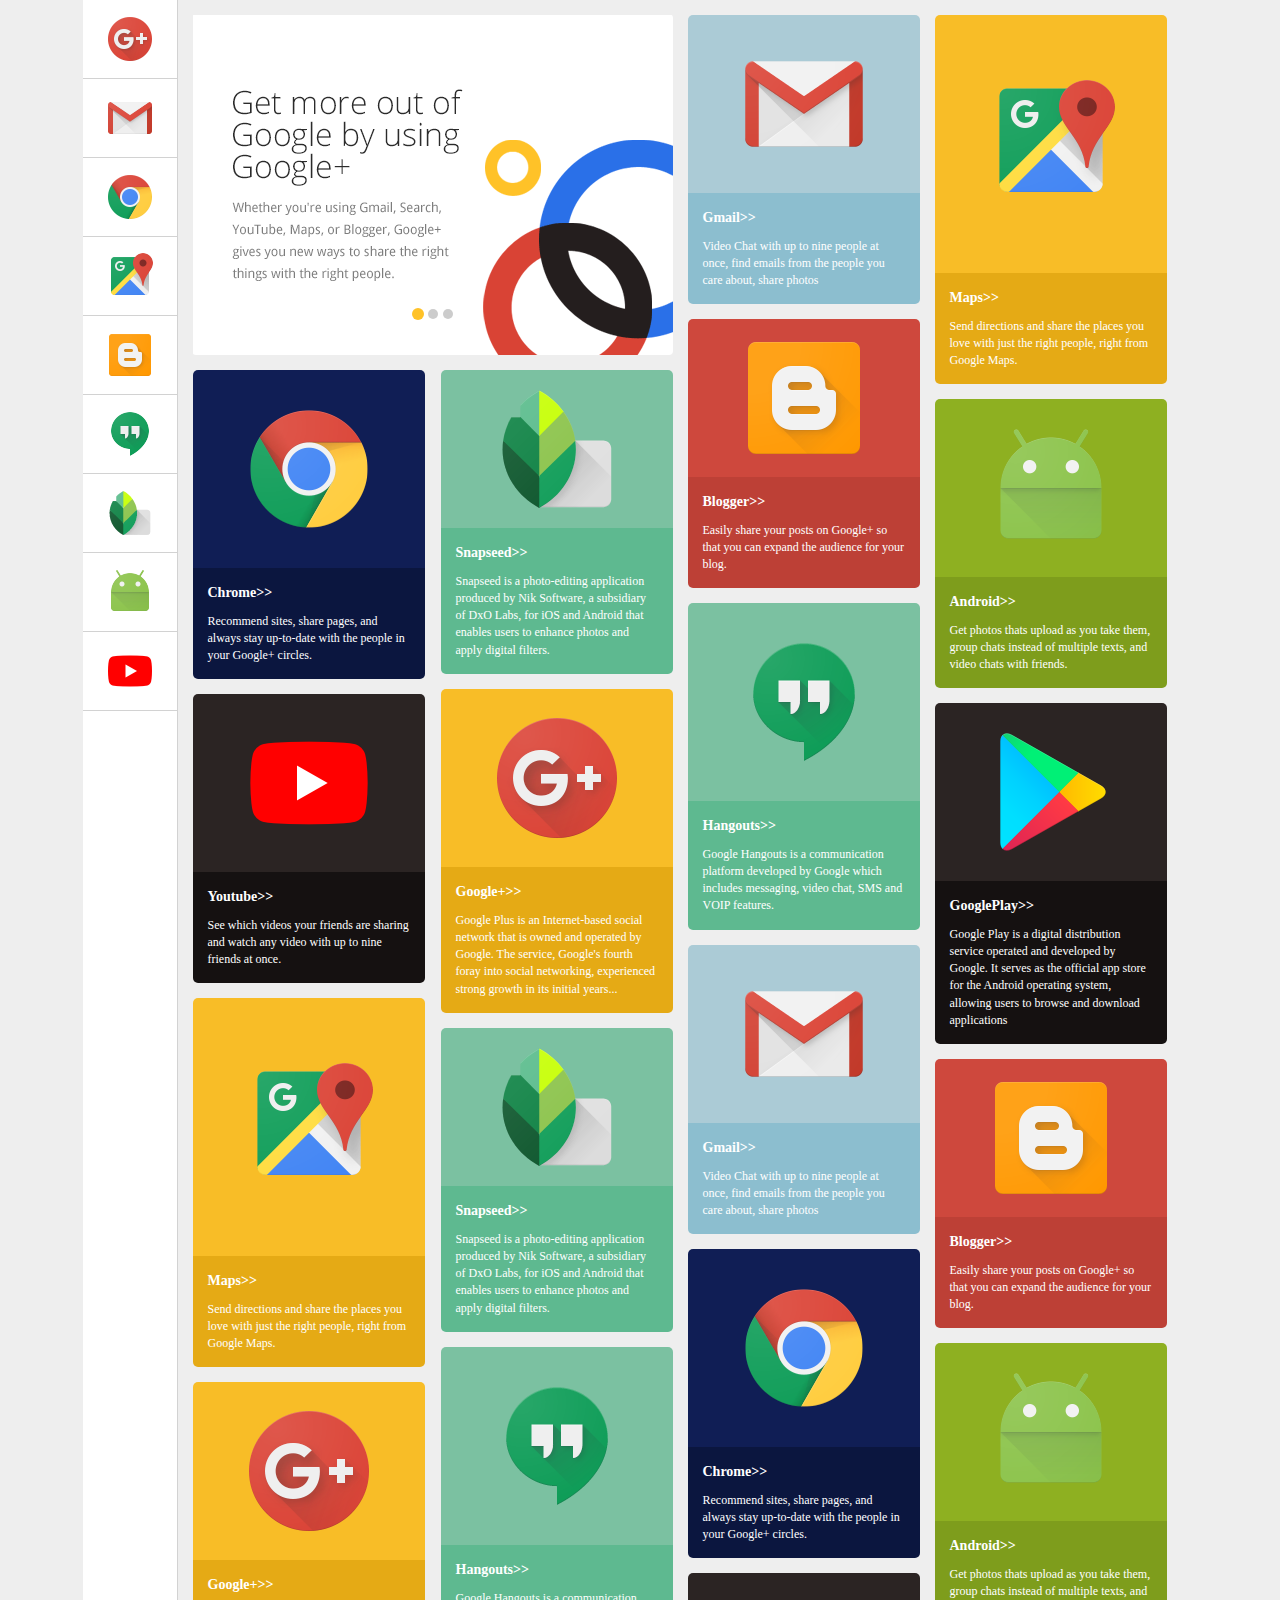
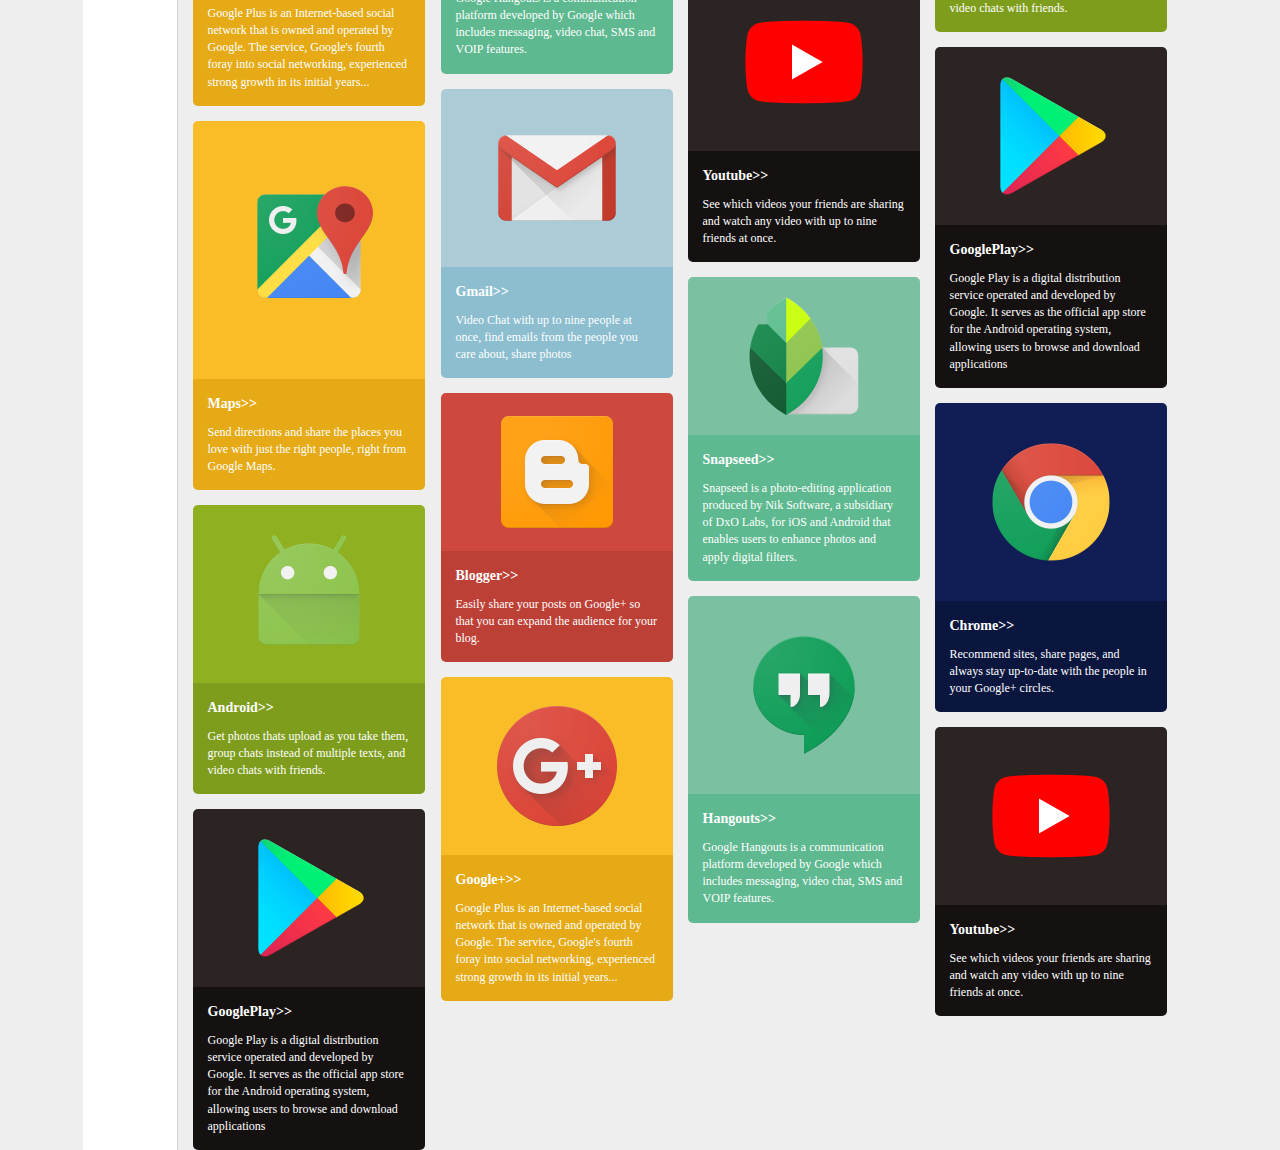
<file: masonry-test/index.html>
<!DOCTYPE html>
<html lang="zh-cn">
<head>
  <meta charset="UTF-8">
  <title>Google-masonry</title>
  <link rel="stylesheet" type="text/css" href="https://cdn.jsdelivr.net/npm/bootstrap@3.3.7/dist/css/bootstrap.min.css">
  <link rel="stylesheet" type="text/css" href="css/main.css">
</head>
<body>
  <div class="main">
    <div id="menu">
      <ul>
        <li><img src="img/google_plus48.png" ></li>
        <li><img src="img/gmail_48.png" ></li>
        <li><img src="img/chrome_48.png" ></li>
        <li><img src="img/Gmaps_48.png" ></li>
        <li><img src="img/blogger_48.png" ></li>
        <li><img src="img/hangouts_48.png" ></li>
        <li><img src="img/snapseed_48.png" ></li>
        <li><img src="img/android_48.png" ></li>
        <li><img src="img/youtube_48.png" ></li>
      </ul>
    </div>
    <div id="masonry">

      <div class="box">
        <div class="">
          <div id="carousel-example-generic" class="carousel slide" data-ride="carousel">
            <!-- Indicators -->
            <ol class="carousel-indicators">
              <li data-target="#carousel-example-generic" data-slide-to="0" class="active"></li>
              <li data-target="#carousel-example-generic" data-slide-to="1"></li>
              <li data-target="#carousel-example-generic" data-slide-to="2"></li>
            </ol>

            <!-- Wrapper for slides -->
            <div class="carousel-inner" role="listbox">
              <div class="item active"><img src="img/banner.gif"></div>
              <div class="item"><img src="img/banner.gif"></div>
              <div class="item"><img src="img/banner.gif"></div>
            </div>
          </div>
        </div>
      </div>

      <div class="box">
        <div class="pic">
          <div class="imgbox-gmail"><img src="img/gmail.png" ></div>
          <div class="gmail_p">
            <p>Gmail>></p>
            Video Chat with up to nine people at once, find emails from the people you care about, share photos
          </div>
        </div>
      </div>
      <div class="box">
        <div class="pic">
          <div class="imgbox-Gmaps"><img src="img/Gmaps.png" ></div>
          <div class="Gmaps_p">
            <p>Maps>></p>
            Send directions and share the places you love with just the right people, right from Google Maps.
          </div>
        </div>
      </div>
      <div class="box">
        <div class="pic">
          <div class="imgbox-snapseed"><img src="img/snapseed.png" ></div>
          <div class="snapseed_p">
            <p>Snapseed>></p>
            Snapseed is a photo-editing application produced by Nik Software, a subsidiary of DxO Labs, for iOS and Android that enables users to enhance photos and apply digital filters.
          </div>
        </div>
      </div>
      <div class="box">
        <div class="pic">
          <div class="imgbox-blogger"><img src="img/blogger.png" ></div>
          <div class="blogger_p">
            <p>Blogger>></p>
            Easily share your posts on Google+ so that you can expand the audience for your blog.
          </div>
        </div>
      </div>
      <div class="box">
        <div class="pic">
          <div class="imgbox-chrome"><img src="img/chrome.png" ></div>
          <div class="chrome_p">
            <p>Chrome>></p>
            Recommend sites, share pages, and always stay up-to-date with the people in your Google+ circles.
          </div>
        </div>
      </div>
      <div class="box">
        <div class="pic">
          <div class="imgbox-android"><img src="img/android.png" ></div>
          <div class="android_p">
            <p>Android>></p>
            Get photos thats upload as you take them, group chats instead of multiple texts, and video chats with friends.
          </div>
        </div>
      </div>
      <div class="box">
        <div class="pic">
          <div class="imgbox-hangouts"><img src="img/hangouts.png" ></div>
          <div class="hangouts_p">
            <p>Hangouts>></p>
            Google Hangouts is a communication platform developed by Google which includes messaging, video chat, SMS and VOIP features.
          </div>
        </div>
      </div>
      <div class="box">
        <div class="pic">
          <div class="imgbox-google_plus"><img src="img/google_plus.png" ></div>
          <div class="google_plus_p">
            <p>Google+>></p>
            Google Plus is an Internet-based social network that is owned and operated by Google. The service, Google's fourth foray into social networking, experienced strong growth in its initial years...
          </div>
        </div>
      </div>
      <div class="box">
        <div class="pic">
          <div class="imgbox-youtube"><img src="img/youtube.png" ></div>
          <div class="youtube_p">
            <p>Youtube>></p>
            See which videos your friends are sharing and watch any video with up to nine friends at once.
          </div>
        </div>
      </div>
      <div class="box">
        <div class="pic">
          <div class="imgbox-play"><img src="img/play.png" ></div>
          <div class="play_p">
            <p>GooglePlay>></p>
            Google Play is a digital distribution service operated and developed by Google. It serves as the official app store for the Android operating system, allowing users to browse and download applications
          </div>
        </div>
      </div>
      <div class="box">
        <div class="pic">
          <div class="imgbox-gmail"><img src="img/gmail.png" ></div>
          <div class="gmail_p">
            <p>Gmail>></p>
            Video Chat with up to nine people at once, find emails from the people you care about, share photos
          </div>
        </div>
      </div>
      <div class="box">
        <div class="pic">
          <div class="imgbox-Gmaps"><img src="img/Gmaps.png" ></div>
          <div class="Gmaps_p">
            <p>Maps>></p>
            Send directions and share the places you love with just the right people, right from Google Maps.
          </div>
        </div>
      </div>
      <div class="box">
        <div class="pic">
          <div class="imgbox-snapseed"><img src="img/snapseed.png" ></div>
          <div class="snapseed_p">
            <p>Snapseed>></p>
            Snapseed is a photo-editing application produced by Nik Software, a subsidiary of DxO Labs, for iOS and Android that enables users to enhance photos and apply digital filters.
          </div>
        </div>
      </div>
      <div class="box">
        <div class="pic">
          <div class="imgbox-blogger"><img src="img/blogger.png" ></div>
          <div class="blogger_p">
            <p>Blogger>></p>
            Easily share your posts on Google+ so that you can expand the audience for your blog.
          </div>
        </div>
      </div>
      <div class="box">
        <div class="pic">
          <div class="imgbox-chrome"><img src="img/chrome.png" ></div>
          <div class="chrome_p">
            <p>Chrome>></p>
            Recommend sites, share pages, and always stay up-to-date with the people in your Google+ circles.
          </div>
        </div>
      </div>
      <div class="box">
        <div class="pic">
          <div class="imgbox-android"><img src="img/android.png" ></div>
          <div class="android_p">
            <p>Android>></p>
            Get photos thats upload as you take them, group chats instead of multiple texts, and video chats with friends.
          </div>
        </div>
      </div>
      <div class="box">
        <div class="pic">
          <div class="imgbox-hangouts"><img src="img/hangouts.png" ></div>
          <div class="hangouts_p">
            <p>Hangouts>></p>
            Google Hangouts is a communication platform developed by Google which includes messaging, video chat, SMS and VOIP features.
          </div>
        </div>
      </div>
      <div class="box">
        <div class="pic">
          <div class="imgbox-google_plus"><img src="img/google_plus.png" ></div>
          <div class="google_plus_p">
            <p>Google+>></p>
            Google Plus is an Internet-based social network that is owned and operated by Google. The service, Google's fourth foray into social networking, experienced strong growth in its initial years...
          </div>
        </div>
      </div>
      <div class="box">
        <div class="pic">
          <div class="imgbox-youtube"><img src="img/youtube.png" ></div>
          <div class="youtube_p">
            <p>Youtube>></p>
            See which videos your friends are sharing and watch any video with up to nine friends at once.
          </div>
        </div>
      </div>
      <div class="box">
        <div class="pic">
          <div class="imgbox-play"><img src="img/play.png" ></div>
          <div class="play_p">
            <p>GooglePlay>></p>
            Google Play is a digital distribution service operated and developed by Google. It serves as the official app store for the Android operating system, allowing users to browse and download applications
          </div>
        </div>
      </div>
      <div class="box">
        <div class="pic">
          <div class="imgbox-gmail"><img src="img/gmail.png" ></div>
          <div class="gmail_p">
            <p>Gmail>></p>
            Video Chat with up to nine people at once, find emails from the people you care about, share photos
          </div>
        </div>
      </div>
      <div class="box">
        <div class="pic">
          <div class="imgbox-Gmaps"><img src="img/Gmaps.png" ></div>
          <div class="Gmaps_p">
            <p>Maps>></p>
            Send directions and share the places you love with just the right people, right from Google Maps.
          </div>
        </div>
      </div>
      <div class="box">
        <div class="pic">
          <div class="imgbox-snapseed"><img src="img/snapseed.png" ></div>
          <div class="snapseed_p">
            <p>Snapseed>></p>
            Snapseed is a photo-editing application produced by Nik Software, a subsidiary of DxO Labs, for iOS and Android that enables users to enhance photos and apply digital filters.
          </div>
        </div>
      </div>
      <div class="box">
        <div class="pic">
          <div class="imgbox-blogger"><img src="img/blogger.png" ></div>
          <div class="blogger_p">
            <p>Blogger>></p>
            Easily share your posts on Google+ so that you can expand the audience for your blog.
          </div>
        </div>
      </div>
      <div class="box">
        <div class="pic">
          <div class="imgbox-chrome"><img src="img/chrome.png" ></div>
          <div class="chrome_p">
            <p>Chrome>></p>
            Recommend sites, share pages, and always stay up-to-date with the people in your Google+ circles.
          </div>
        </div>
      </div>
      <div class="box">
        <div class="pic">
          <div class="imgbox-android"><img src="img/android.png" ></div>
          <div class="android_p">
            <p>Android>></p>
            Get photos thats upload as you take them, group chats instead of multiple texts, and video chats with friends.
          </div>
        </div>
      </div>
      <div class="box">
        <div class="pic">
          <div class="imgbox-hangouts"><img src="img/hangouts.png" ></div>
          <div class="hangouts_p">
            <p>Hangouts>></p>
            Google Hangouts is a communication platform developed by Google which includes messaging, video chat, SMS and VOIP features.
          </div>
        </div>
      </div>
      <div class="box">
        <div class="pic">
          <div class="imgbox-google_plus"><img src="img/google_plus.png" ></div>
          <div class="google_plus_p">
            <p>Google+>></p>
            Google Plus is an Internet-based social network that is owned and operated by Google. The service, Google's fourth foray into social networking, experienced strong growth in its initial years...
          </div>
        </div>
      </div>
      <div class="box">
        <div class="pic">
          <div class="imgbox-youtube"><img src="img/youtube.png" ></div>
          <div class="youtube_p">
            <p>Youtube>></p>
            See which videos your friends are sharing and watch any video with up to nine friends at once.
          </div>
        </div>
      </div>
      <div class="box">
        <div class="pic">
          <div class="imgbox-play"><img src="img/play.png" ></div>
          <div class="play_p">
            <p>GooglePlay>></p>
            Google Play is a digital distribution service operated and developed by Google. It serves as the official app store for the Android operating system, allowing users to browse and download applications
          </div>
        </div>
      </div>

    </div>
  </div>
<script src="../lib/jquery.min.js"></script>
<script src="../lib/bootstrap.js"></script>
<script src="js/main.js"></script>
<script type="text/javascript">
  $('.carousel').carousel({
  interval: 3000
  })
</script>
</body>
</html>
</file>
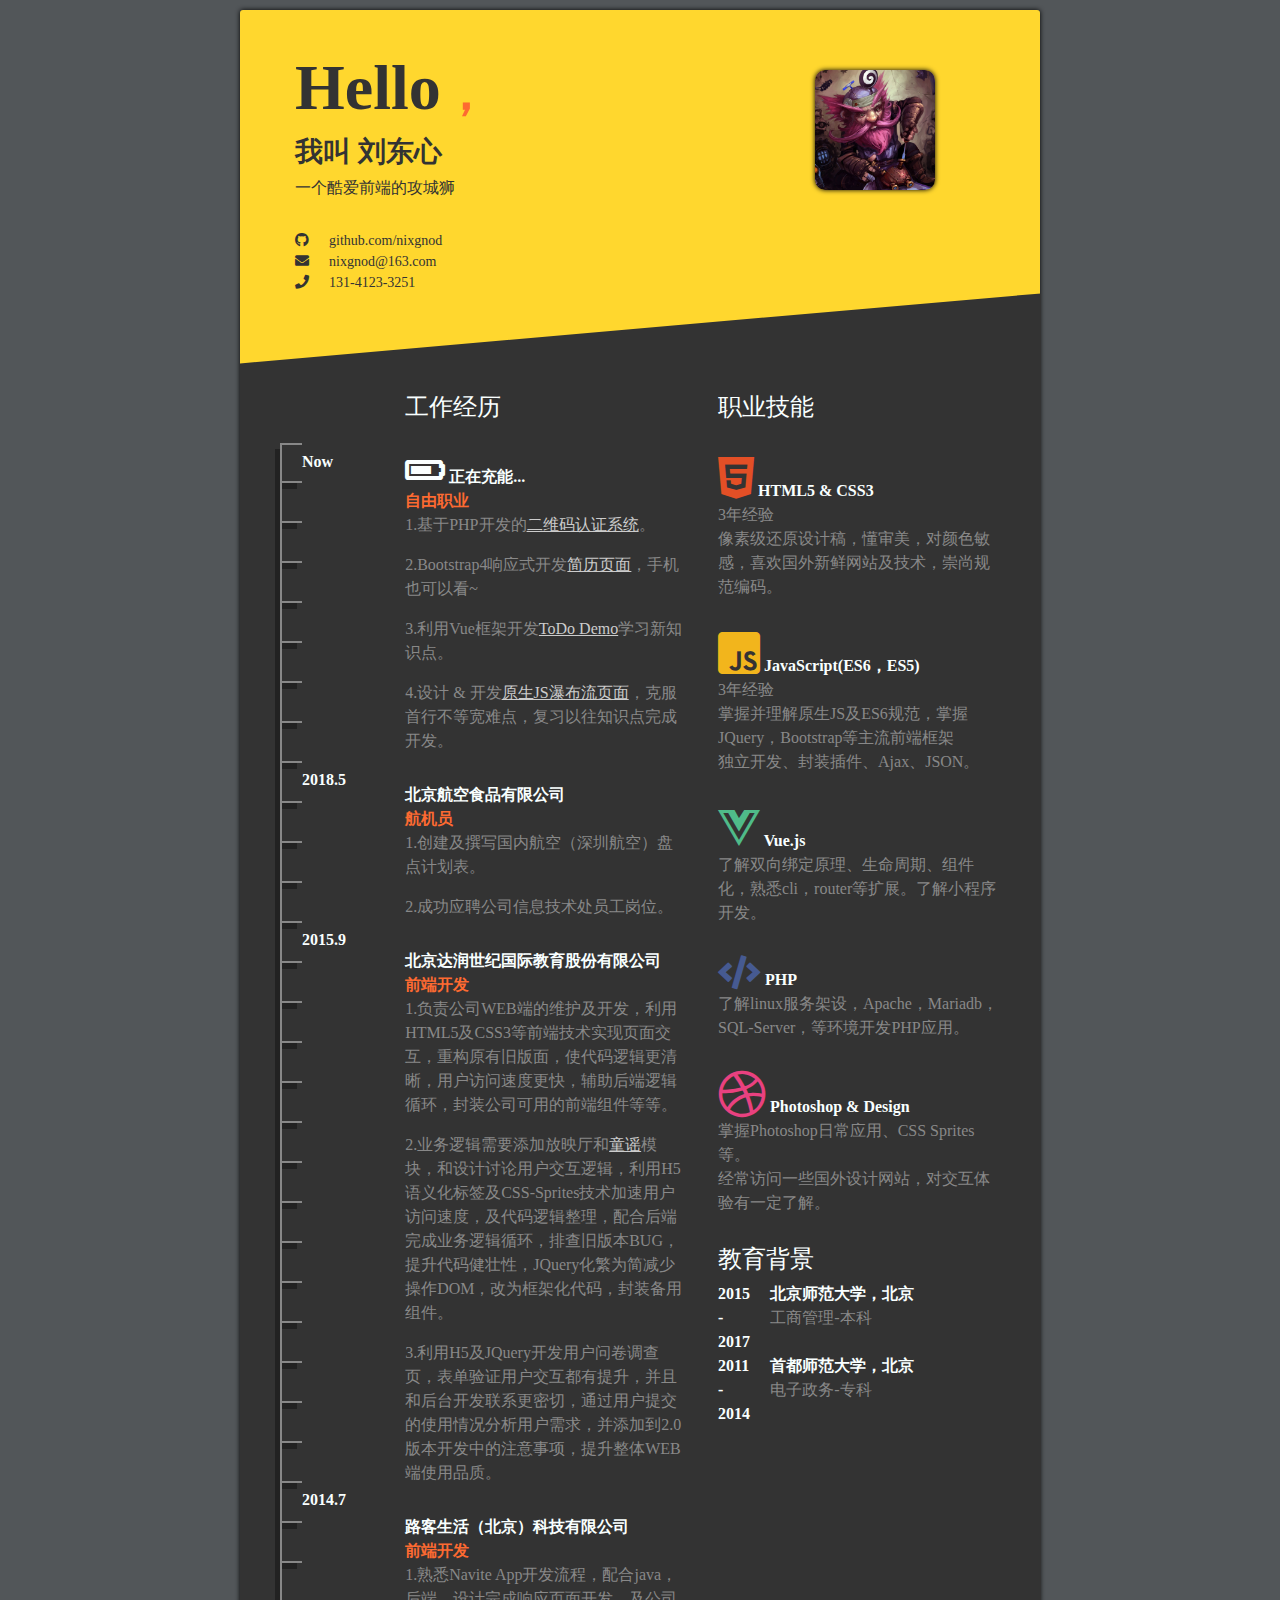
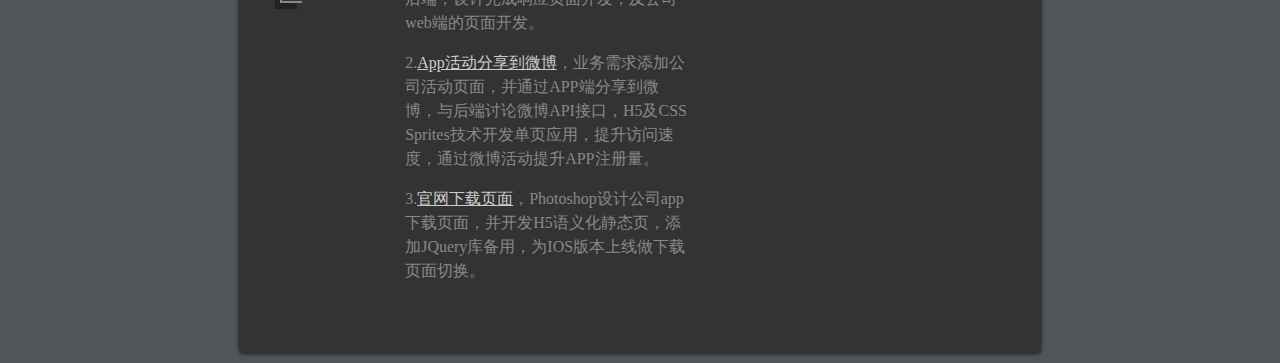
<file: resume/index.html>
<!DOCTYPE html>
<html lang="zh">

<head>
  <meta charset="UTF-8">
  <meta name="viewport" content="width=device-width,  initial-scale=1.0">
  <meta http-equiv="X-UA-Compatible" content="ie=edge">
  <title>个人简历</title>
  <link rel="stylesheet" href="../lib/bootstrap.css">
  <link rel="stylesheet" href="css/fontawesome-all.min.css">
  <link rel="stylesheet" href="css/main.css">
</head>

<body>
  <div id="main">
    <div class="container paper">
      <div class="row myself-info">
        <div class="col-sm-10">
          <h1>Hello<span class="sym">，</span></h1>
          <h3>我叫 刘东心</h3>
          <div>一个酷爱前端的攻城狮</div>
          <div class="contact">
            <ul>
              <li><i class="fab fa-github"></i><a href="https://github.com/nixgnod">github.com/nixgnod</a></li>
              <li><i class="fa fa-envelope"></i><a href="mailto:nixgnod@163.com">nixgnod@163.com</a></li>
              <li><i class="fas fa-phone"></i><a href="#">131-4123-3251</a></li>
            </ul>
          </div>
        </div>
        <div class="col-sm-2 avater d-none d-sm-block"><img src="img/pic.jpg" alt="avater"></div>
      </div>
      <div class="row work-exp">
        <div class="row">
          <div class="col-sm-2 ruler d-none d-sm-block">
            <ul>
              <li class="active">Now</li>
              <li></li>
              <li></li>
              <li></li>
              <li></li>
              <li></li>
              <li></li>
              <li></li>
              <li>2018.5</li>
              <li></li>
              <li></li>
              <li></li>
              <li>2015.9</li>
              <li></li>
              <li></li>
              <li></li>
              <li></li>
              <li></li>
              <li></li>
              <li></li>
              <li></li>
              <li></li>
              <li></li>
              <li></li>
              <li></li>
              <li></li>
              <li>2014.7</li>
              <li></li>
              <li></li>
            </ul>
          </div>
          <div class="col-sm-5">
            <h4>工作经历</h4><br>
            <div class="content">
              <div class="title"><i class="fas fa-battery-three-quarters fa-2x"></i> 正在充能...</div>
              <div class="state">自由职业</div>
              <div class="exp">
                <p>1.基于PHP开发的<a href="img/php-qr.jpg">二维码认证系统</a>。</p>
                <p>2.Bootstrap4响应式开发<a href="https://nixgnod.github.io/shadowpan/resume/">简历页面</a>，手机也可以看~</p>
                <p>3.利用Vue框架开发<a href="https://nixgnod.github.io/shadowpan/Vue-test/todo-list.html">ToDo Demo</a>学习新知识点。
                </p>
                <p>4.设计 & 开发<a
                    href="https://nixgnod.github.io/shadowpan/masonry-test/index.html">原生JS瀑布流页面</a>，克服首行不等宽难点，复习以往知识点完成开发。
                </p>
              </div>
            </div>
            <div class="content">
              <div class="title">北京航空食品有限公司</div>
              <div class="state">航机员</div>
              <div class="exp">
                <p>1.创建及撰写国内航空（深圳航空）盘点计划表。</p>
                <p>2.成功应聘公司信息技术处员工岗位。</p>
              </div>
            </div>
            <div class="content">
              <div class="title">北京达润世纪国际教育股份有限公司</div>
              <div class="state">前端开发</div>
              <div class="exp">
                <p>1.负责公司WEB端的维护及开发，利用HTML5及CSS3等前端技术实现页面交互，重构原有旧版面，使代码逻辑更清晰，用户访问速度更快，辅助后端逻辑循环，封装公司可用的前端组件等等。</p>
                <p>2.业务逻辑需要添加放映厅和<a href="img/audio-page.jpg">童谣</a>模块，和设计讨论用户交互逻辑，利用H5语义化标签及CSS-Sprites技术加速用户访问速度，及代码逻辑整理，配合后端完成业务逻辑循环，排查旧版本BUG，提升代码健壮性，JQuery化繁为简减少操作DOM，改为框架化代码，封装备用组件。</p>
                <p>3.利用H5及JQuery开发用户问卷调查页，表单验证用户交互都有提升，并且和后台开发联系更密切，通过用户提交的使用情况分析用户需求，并添加到2.0版本开发中的注意事项，提升整体WEB端使用品质。</p>
              </div>
            </div>
            <div class="content">
              <div class="title">路客生活（北京）科技有限公司</div>
              <div class="state">前端开发</div>
              <div class="exp">
                <p>1.熟悉Navite App开发流程，配合java，后端，设计完成响应页面开发，及公司web端的页面开发。</p>
                <p>2.<a href="img/share-page.jpg">App活动分享到微博</a>，业务需求添加公司活动页面，并通过APP端分享到微博，与后端讨论微博API接口，H5及CSS Sprites技术开发单页应用，提升访问速度，通过微博活动提升APP注册量。</p>
                <p>3.<a href="img/download-page.jpg">官网下载页面</a>，Photoshop设计公司app下载页面，并开发H5语义化静态页，添加JQuery库备用，为IOS版本上线做下载页面切换。</p>
              </div>
            </div>
          </div>
          <div class="col-sm-5">
            <h4>职业技能</h4><br>
            <div class="content">
              <div><i class="fab fa-html5 fa-3x html5"></i><span class="title"> HTML5 & CSS3</span></div>
              <div class="exp">
                3年经验<br>
                像素级还原设计稿，懂审美，对颜色敏感，喜欢国外新鲜网站及技术，崇尚规范编码。<br>
              </div>
            </div>
            <div class="content">
              <div><i class="fab fa-js-square fa-3x javascript"></i><span class="title"> JavaScript(ES6，ES5)</span>
              </div>
              <div class="exp">
                3年经验<br>
                掌握并理解原生JS及ES6规范，掌握JQuery，Bootstrap等主流前端框架<br>
                独立开发、封装插件、Ajax、JSON。
              </div>
            </div>
            <div class="content">
              <div><i class="fab fa-vuejs fa-3x vue"></i><span class="title"> Vue.js</span></div>
              <div class="exp">了解双向绑定原理、生命周期、组件化，熟悉cli，router等扩展。了解小程序开发。</div>
            </div>
            <div class="content">
              <div><i class="fab fa fa-code php"></i><span class="title"> PHP</span></div>
              <div class="exp">了解linux服务架设，Apache，Mariadb，SQL-Server，等环境开发PHP应用。</div>
            </div>
            <div class="content">
              <div><i class="fab fa-dribbble fa-3x dribbble"></i><span class="title"> Photoshop & Design</span></div>
              <div class="exp">
                掌握Photoshop日常应用、CSS Sprites等。<br>
                经常访问一些国外设计网站，对交互体验有一定了解。
              </div>
            </div>
            <h4>教育背景</h4>
            <div class="row">
              <div class="col-sm-2">
                <div class="title">2015 - 2017</div>
              </div>
              <div class="col">
                <div class="title">北京师范大学，北京</div>
                <div class="exp">工商管理-本科</div>
              </div>
            </div>
            <div class="row">
              <div class="col-sm-2">
                <div class="title">2011 - 2014</div>
              </div>
              <div class="col">
                <div class="title">首都师范大学，北京</div>
                <div class="exp">电子政务-专科</div>
              </div>
            </div>
          </div>
        </div>
      </div>
    </div>
  </div>
</body>

</html>
</file>
<file: masonry-test/css/main.css>
*{ margin:0;padding:0; list-style: none; }
body { background-color: #EEE; font-size: 12px; font-family: '微软雅黑'; color: #FFF; }
img { display: block; margin: 0 auto; }
.main { width: 1115px; margin:0 auto; }
#menu { width: 95px; float: left; position: fixed; background-color: #FFF; border-right: 1px solid #D2D2D2; }
#menu li { padding: 15px 0; cursor: pointer; border-bottom: 1px solid #D2D2D2; border-top: none; }
#menu li:hover { background-color: #f5f5f5; }
#masonry { width: 1020px; margin-left: 95px; position: relative; background-color: #ccc; }
.box { padding: 15px 0 0 15px; float: left; }
/*
.banner img { border-radius: 5px; box-shadow: 0 0 5px #000; }
*/
.carousel-indicators li { background-color: #CCC; border: none;}
.carousel-indicators .active { background-color: #ffc228; }

.pic { width: 232px; cursor: pointer; }
.pic:hover {  text-decoration: underline; }
.pic p { font-size: 14px; font-weight: bold; }

.imgbox-gmail,.imgbox-Gmaps,.imgbox-snapseed,.imgbox-blogger,.imgbox-chrome,.imgbox-android,.imgbox-hangouts,.imgbox-google_plus,.imgbox-youtube,.imgbox-play { padding: 15px 0; border-radius: 5px 5px 0 0; }
.imgbox-gmail { background-color: #abcbd6; padding: 25px 0; }
.imgbox-Gmaps { background-color: #f8bd27; padding: 65px 0; }
.imgbox-snapseed { background-color: #7bc1a1; }
.imgbox-blogger { background-color: #ce483d; }
.imgbox-chrome { background-color: #101e55; padding: 35px 0; }
.imgbox-android { background-color: #8eb021; padding: 25px 0; }
.imgbox-hangouts { background-color: #7bc1a1; padding: 35px 0; }
.imgbox-google_plus { background-color: #f8bd27; padding: 25px 0; }
.imgbox-youtube { background-color: #2b2423; padding: 25px 0; }
.imgbox-play { background-color: #2b2423; padding: 25px 0; }

.gmail_p,.Gmaps_p,.snapseed_p,.blogger_p,.chrome_p,.android_p,.hangouts_p,.google_plus_p,.youtube_p,.play_p { padding: 15px; border-radius: 0 0 5px 5px; }
.gmail_p { background-color: #8cbecf; }
.Gmaps_p { background-color: #e5aa15; }
.snapseed_p { background-color: #5eb990; }
.blogger_p { background-color: #bd4036; }
.chrome_p { background-color: #0b163f; }
.android_p { background-color: #7e9d1c; }
.hangouts_p { background-color: #5eb990; }
.google_plus_p { background-color: #e5aa15; }
.youtube_p { background-color: #151111; }
.play_p { background-color: #151111; }
</file>
<file: resume/css/main.css>
* {
  -webkit-box-sizing: border-box;
  -moz-box-sizing: border-box;
  box-sizing: border-box;
  position: relative;
  /*background: rgba(0 ,0 ,0 ,0.3);*/

}


/*-----整体布局-----*/

body {
  background-color: #525659;
  font-family: "Consolas", "微软雅黑";
}

#main {
  margin: 0 auto;
  padding: 10px 0;
}

#main ul,li {
  margin: 0;
  padding: 0;
  list-style: none;
}

.paper, img{
  box-shadow: 0 0 5px #000;
}

.paper {
  max-width: 800px;
  background-color: #ffd72e;
  border-radius: 3px;
}

.paper a:hover {
  color: #fd6a31;
  transition: 200ms;
}

/*-----个人简介-----*/

.myself-info {
  color: #333;
  padding: 40px 40px 0 40px;
}

h1, h3 {
  font-weight: bold;
}

h1{
  font-size: 64px;
}

img {
  max-width: 120px;
  max-height: 120px;
  border-radius: 10px;
}

.sym, .state  {
  color: #fd6a31;
}

.sym {
  font-size: 50px;
}

.contact {
  font-size: 14px;
  padding-top: 30px;
}

.contact a {
  color: #333;
}

.contact i {
  margin-right: 20px;
}

.avater img {
  margin: 20px 50px 0 0 ;
  float: right;
}

/*-----工作经验-----*/

.work-exp {
  background-color: #333;
  clip-path: polygon(0 70px, 0 100%, 100% 100%, 100% 0);
  padding: 100px 40px 40px;
  color: #f9ffff;
  margin-right: -16px;
}

.work-exp a {
  color: #ccc;
  text-decoration: underline;
}

.ruler {
  padding-top: 50px;
}

.work-exp ul li {
  width: 20px;
  height: 40px;
  border-left: 2px solid #888;
  border-bottom: 2px solid #888;
  padding: 5px 0 5px 20px;
  box-shadow: -5px 6px #222;
}

.exp {
  color: #888;
}

.active {
  border-top: 2px solid #888;
}

.content {
  margin-bottom: 30px;
}

.title, .state, .ruler {
  font-weight: bold;
}

/*个人技能*/

.html5 {
  color: #e34f26;
}

.javascript {
  color: #f2b51c;
}

.vue {
  color: #4fbb89;
}

.angular {
  color: #e23030;
}

.php {
  color: #465a91;
  font-size: 34px;
}

.dribbble {
  color: #e94180;
}
</file>
